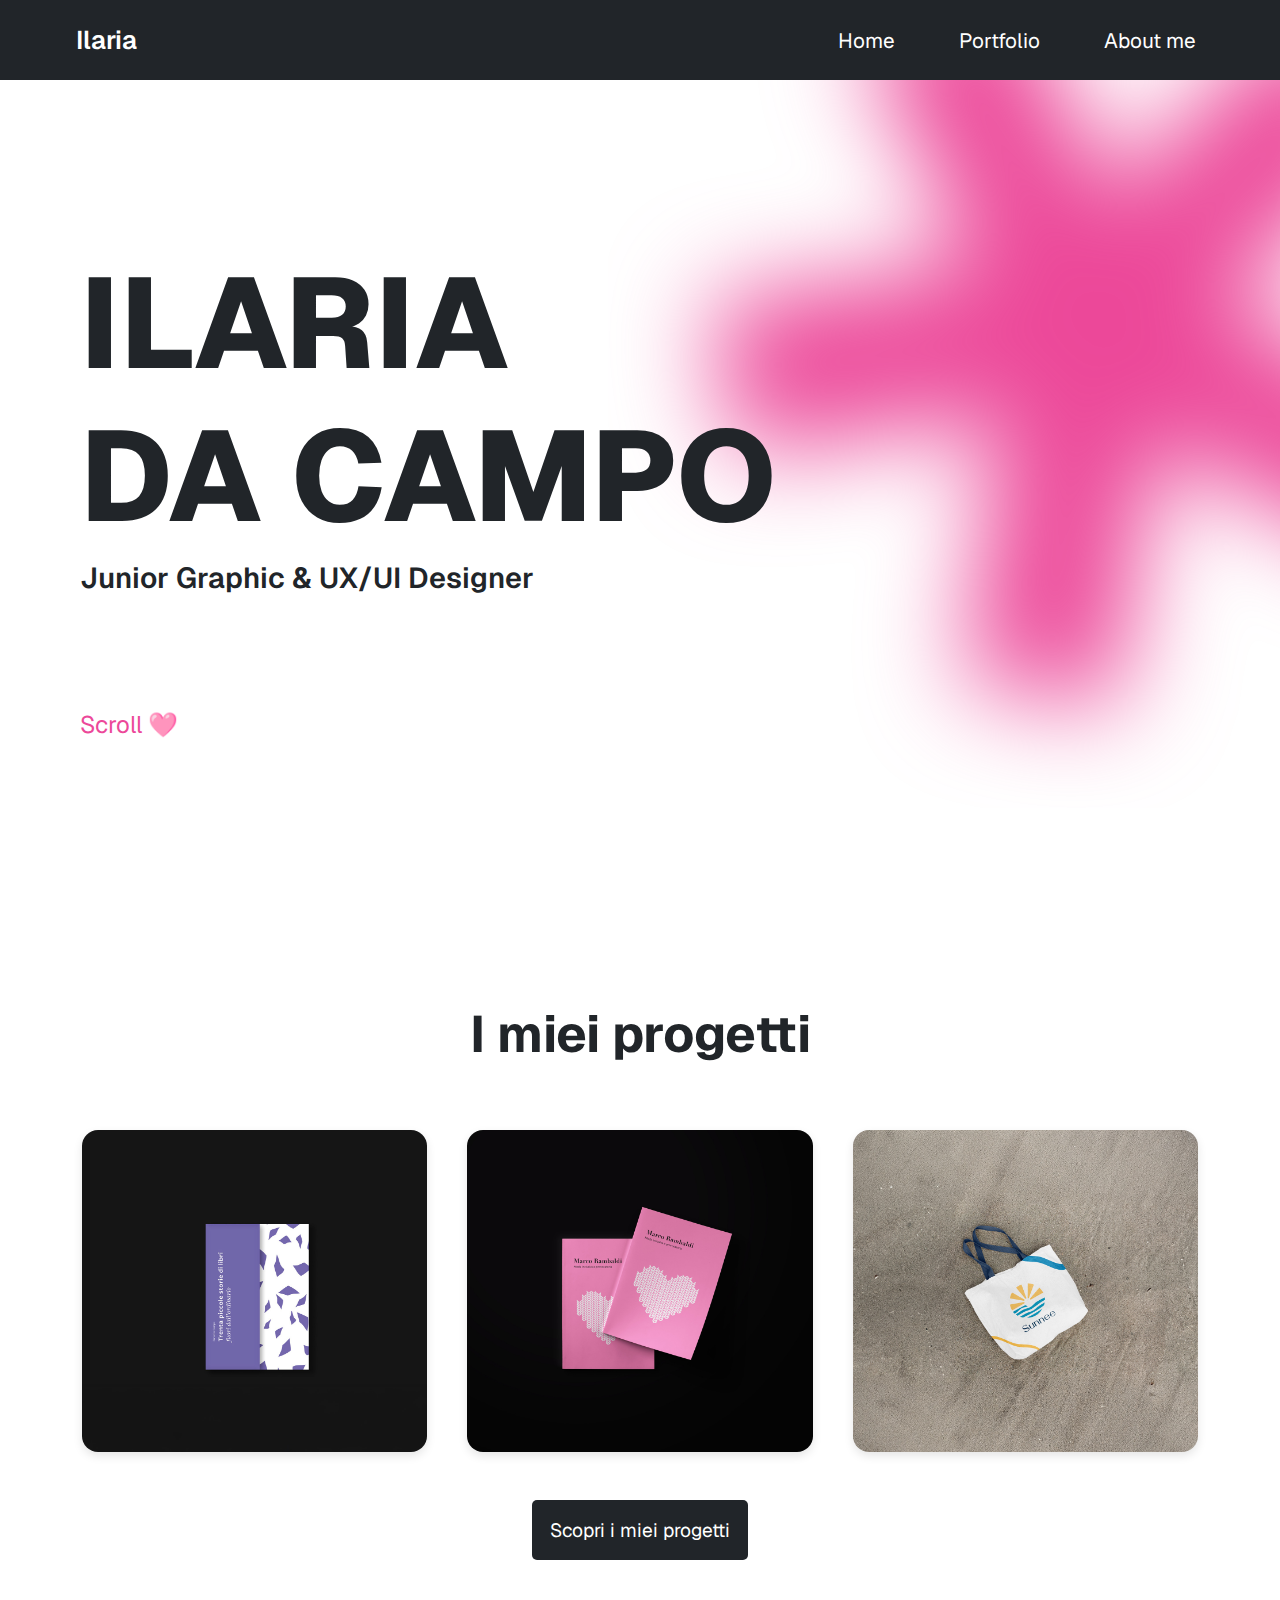
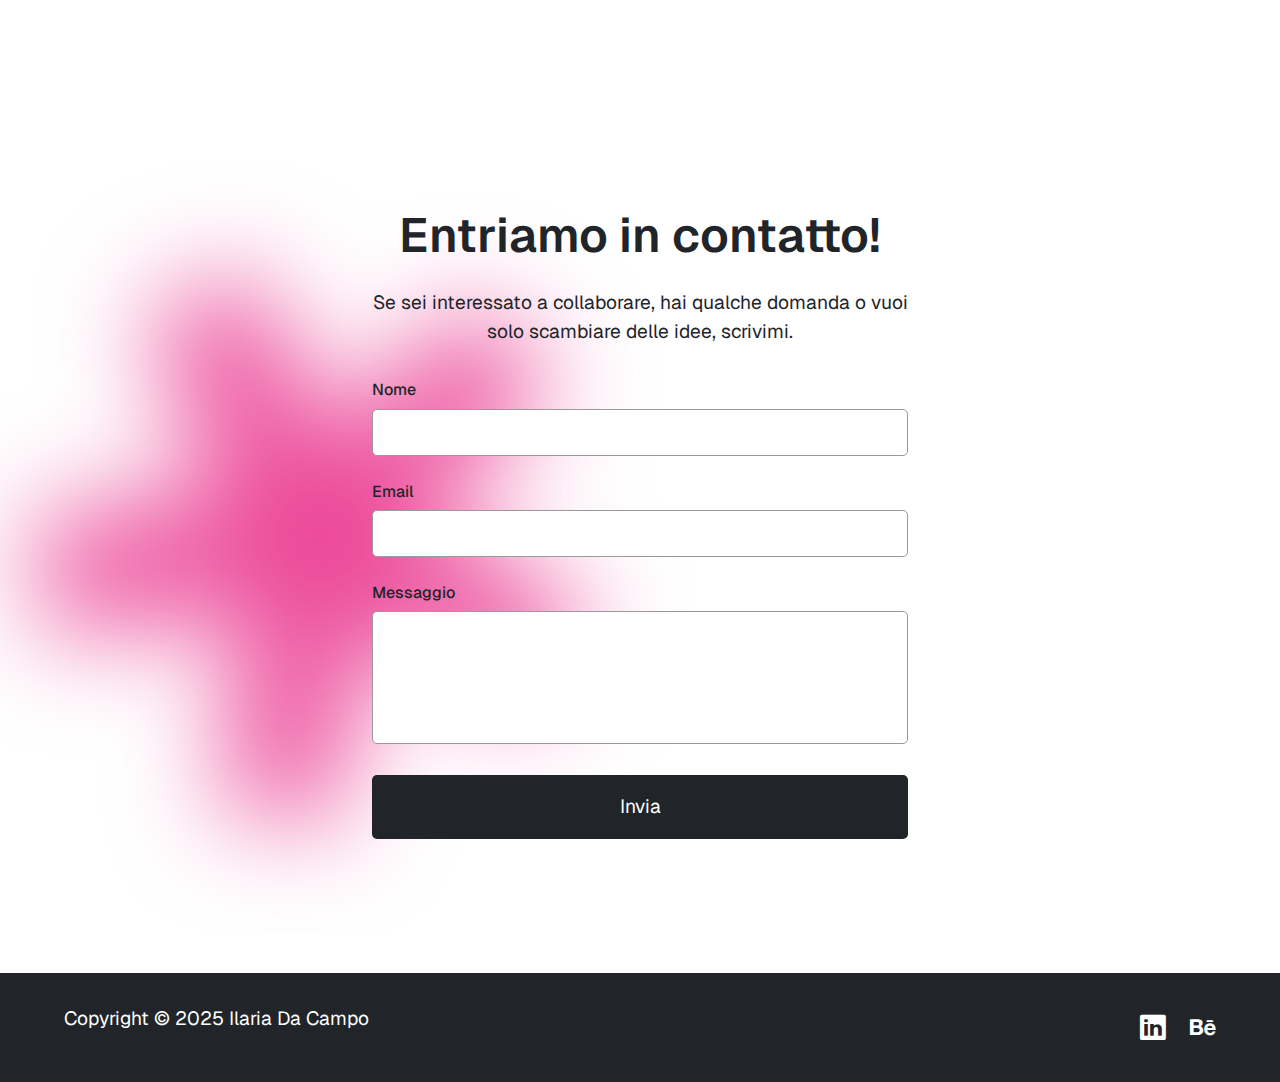
<file: index.html>
<!DOCTYPE html>
<html lang="it">
<head>  
    <meta charset="UTF-8">
    <meta name="viewport" content="width=device-width, initial-scale=1.0">

    <title>Ilaria Da Campo - Homepage</title>

  

    <!-- Tags SEO -->
    <meta name="description" content="Ciao sono Ilaria, e questo è il mio portfolio di Graphic & UX/UI Design"/>
    <link rel="canonical" href="https://ilariadacampo.github.io/portfolio/"/>

      <!-- Open graph-->
      <meta property="og:type" content="website"/>
      <meta property="og:title" content="Ilaria Da Campo – portfolio"/>
      <meta property="og:description" content="Ciao sono Ilaria, e questo è il mio portfolio di Graphic & UX/UI Design"/>
      <meta property="og:url" content="https://ilariadacampo.github.io/portfolio/"/>
    
    <!-- Bootstrap CSS -->
    <link href="https://cdn.jsdelivr.net/npm/bootstrap@5.3.3/dist/css/bootstrap.min.css" rel="stylesheet" integrity="sha384-QWTKZyjpPEjISv5WaRU9OFeRpok6YctnYmDr5pNlyT2bRjXh0JMhjY6hW+ALEwIH" crossorigin="anonymous">
    

    <!-- Collegamento fogli di stile -->
    <link rel="stylesheet" href="assets/css/index.css">
    <link rel="stylesheet" href="assets/css/general.css">
    <link rel="stylesheet" href="assets/css/mediaqueries.css">

     <!-- Favicon -->
        <link rel="icon" type="image/png" href="assets/media/logo.png">

    <!-- Icon -->
    <link rel="stylesheet" href="https://cdn.jsdelivr.net/npm/bootstrap-icons@1.11.3/font/bootstrap-icons.min.css">
  

    </head>
    <body>
      <nav class="navbar navbar-expand-lg bg-dark text-light sticky-top">
        <div class="container-fluid">
          <!-- Nome a sinistra -->
          <a class="navbar-brand" href="index.html">Ilaria</a>

      
          <!-- Bottone hamburger (mostrato solo su mobile) -->
          <button class="custom-navbar-toggler d-lg-none" type="button" aria-label="Toggle navigation">
            <i class="bi bi-list"></i>
            <i class="bi bi-x d-none"></i> 
          </button>
      
          <!-- Menu di navigazione -->
          <div class="collapse navbar-collapse justify-content-end" id="navbarNav">
            <ul class="navbar-nav">
              <li class="nav-item"><a class="nav-link" href="index.html" aria-label="Vai alla Home">Home</a></li>
              <li class="nav-item"><a class="nav-link" href="portfolio.html" aria-label="Vai alla pagina portfolio">Portfolio</a></li>
              <li class="nav-item"><a class="nav-link" href="about-me.html" aria-label="Vai alla pagina about me">About me</a></li>
            </ul>
          </div>
        </div>
      </nav>
      
      
      <section class="hero-section">
        <div class="hero-content">
            <h1 class="hero-title">ILARIA <br>DA CAMPO</h1>
            <h3 class="hero-subtitle">Junior Graphic & UX/UI Designer</h3>
            <a href="#projects" class="scroll-link" aria-label="Vai alla sezione progetti">Scroll 🩷</a>
        </div>
    </section>


<section class="projects" id="projects">
  <h2 class="heading-h2"> I miei progetti </h2>

  <div class="container">
    <div class="projects-container">
      <div class="projects-box">
        <a href="https://www.behance.net/gallery/206659117/Trenta-piccole-storie-di-libri-fuori-dallordinario" target="_blank">
          <img src="assets/media/Tesi-1.jpg" alt="Progetto di Tesi, Trenta piccole storie di libri fuori dall'ordinarioo">
          <div class="layer">
            <h4>Trenta piccole storie di libri fuori dall'ordinario – Tesi</h4>
          </div>
        </a>
      </div>

      
      <div class="projects-box">
        <a href="https://www.behance.net/gallery/206950971/Marco-Rambaldi-Monografia" target="_blank">
          <img src="assets/media/marcorambaldi.jpg" alt="Progetto accademico, Monografia di Marco Rambaldi">
          <div class="layer">
            <h4>Marco Rambaldi – Monografia</h4>
          </div>
        </a>
      </div>

      <div class="projects-box">
        <a href="https://www.behance.net/gallery/207851543/Sunnee-Brand-Identity" target="_blank">
          <img src="assets/media/Sunnee.jpg" alt="Progetto di start2impact, Brand identity per un brand di moda ecosostenibile, Sunnee">
          <div class="layer">
            <h4>Sunnee – Brand Identity</h4>
          </div>
        </a>
      </div>
    </div> 

    <!-- Bottone posizionato correttamente fuori dal container -->
    <div class="button-container">
      <a href="portfolio.html" class="button" aria-label="Vai alla pagina del portfolio per vedere più progetti">Scopri i miei progetti</a>
    </div>
  </div>
</section>


<section class="contact">
  <form action="https://formsubmit.co/ilariadacampo73@gmail.com" method="POST" class="contact-form">
    <input type="hidden" name="_captcha" value="false">
      <h2>Entriamo in contatto!</h2>
      <p class="sub-title"> Se sei interessato a collaborare, hai qualche domanda o vuoi solo scambiare delle idee, scrivimi.</p>
          <div class="form-group">
              <label for="name">Nome</label>
              <input type="text" id="name" name="name" required>
          </div>

          <div class="form-group">
              <label for="email">Email</label>
              <input type="email" id="email" name="email" required>
          </div>

          <div class="form-group">
              <label for="message">Messaggio</label>
              <textarea id="message" name="message" rows="4" required></textarea>
          </div>

          <button type="submit" class="button button-full" aria-label="Invia il messaggio">Invia</button>
  </form>
</section>


        <!-- Footer -->
        <footer class="footer">
          <div class="footer-text">
            <p>Copyright &copy; 2025 Ilaria Da Campo</p>
          </div>
          <div class="footer-icons">
            <a href="https://www.linkedin.com/in/ilariadacampo/" target="_blank" aria-label="Vai al profilo Linkedin di Ilaria Da Campo">
              <i class="bi bi-linkedin"></i> <!--Icona di Linkedin-->
            </a>        
            <a href="https://www.behance.net/ilariadacampo" target="_blank" aria-label="Vai al profilo Behance di Ilaria Da Campo">
              <i class="bi bi-behance"></i> <!--Icona di Behance-->
            </a>
          </div>
        </footer>

      
        <script src="assets/javascript/script.js"></script>
      </body>
</html>
</file>
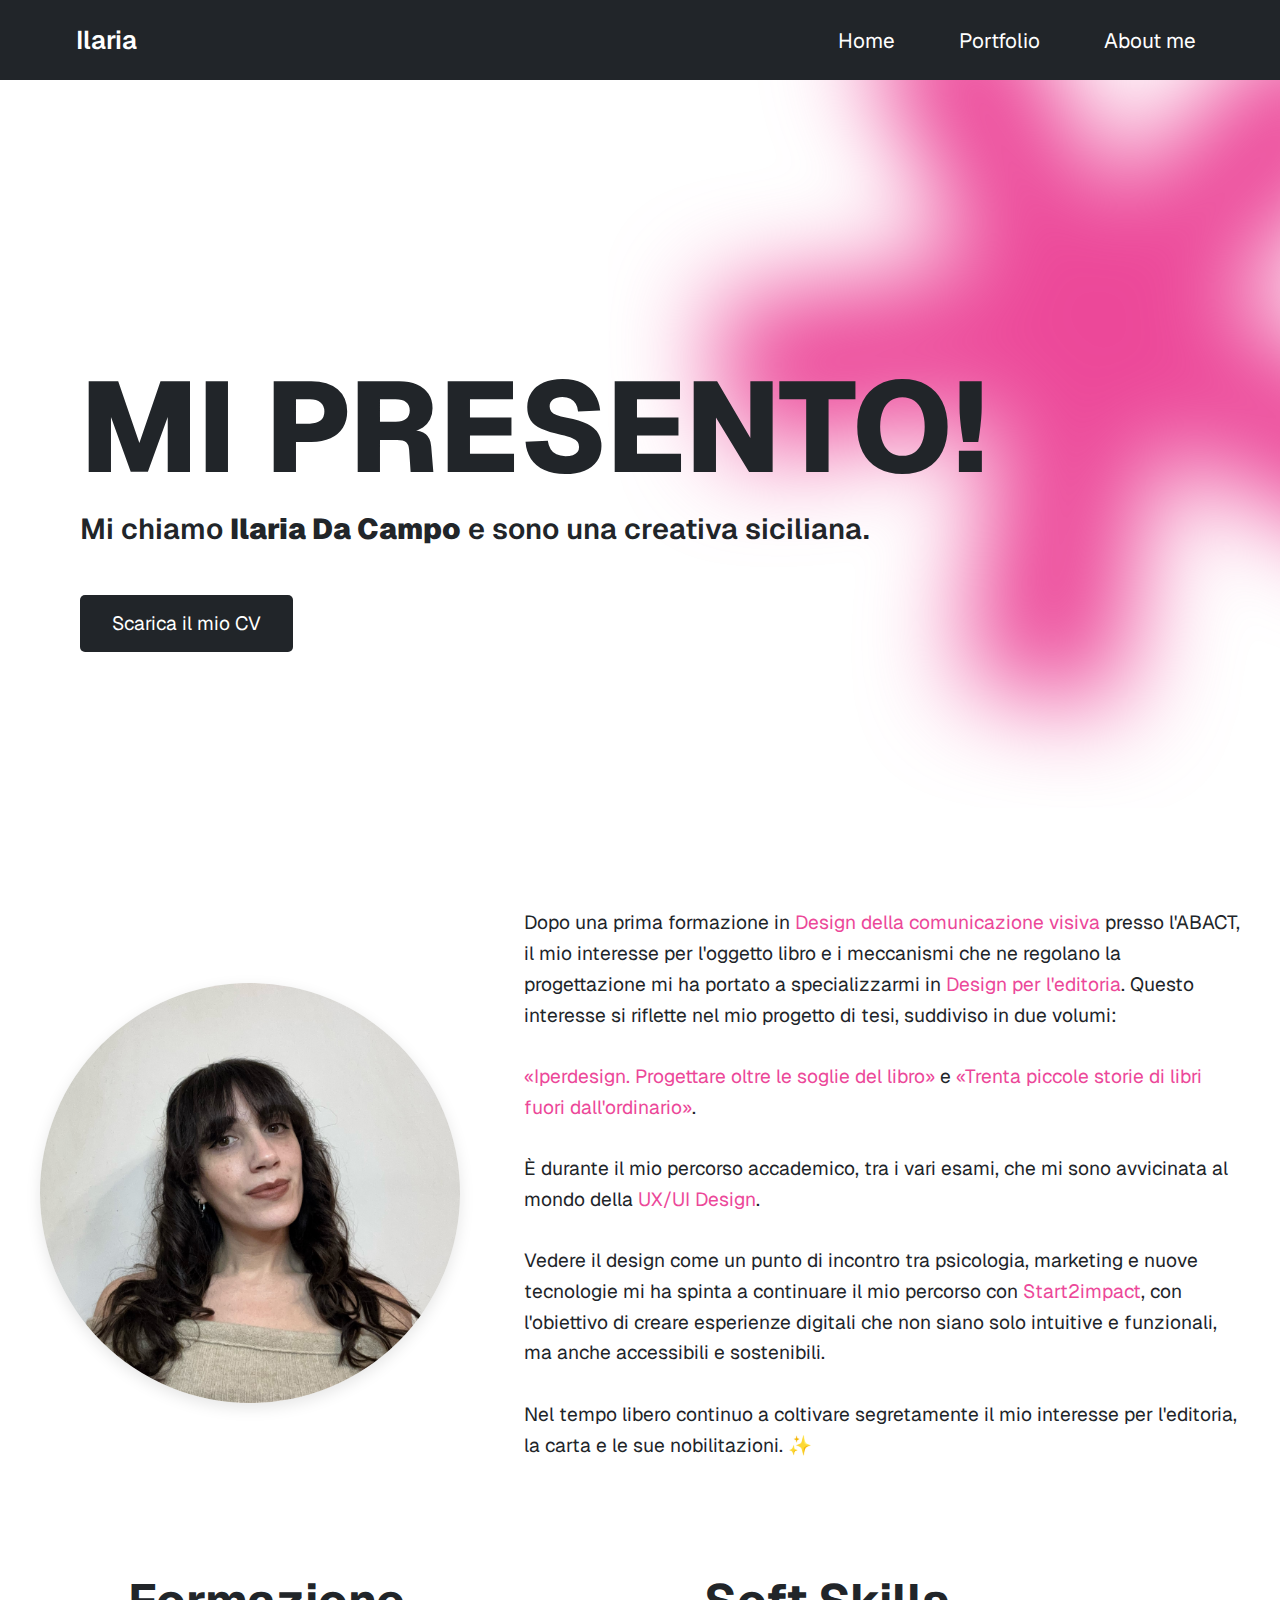
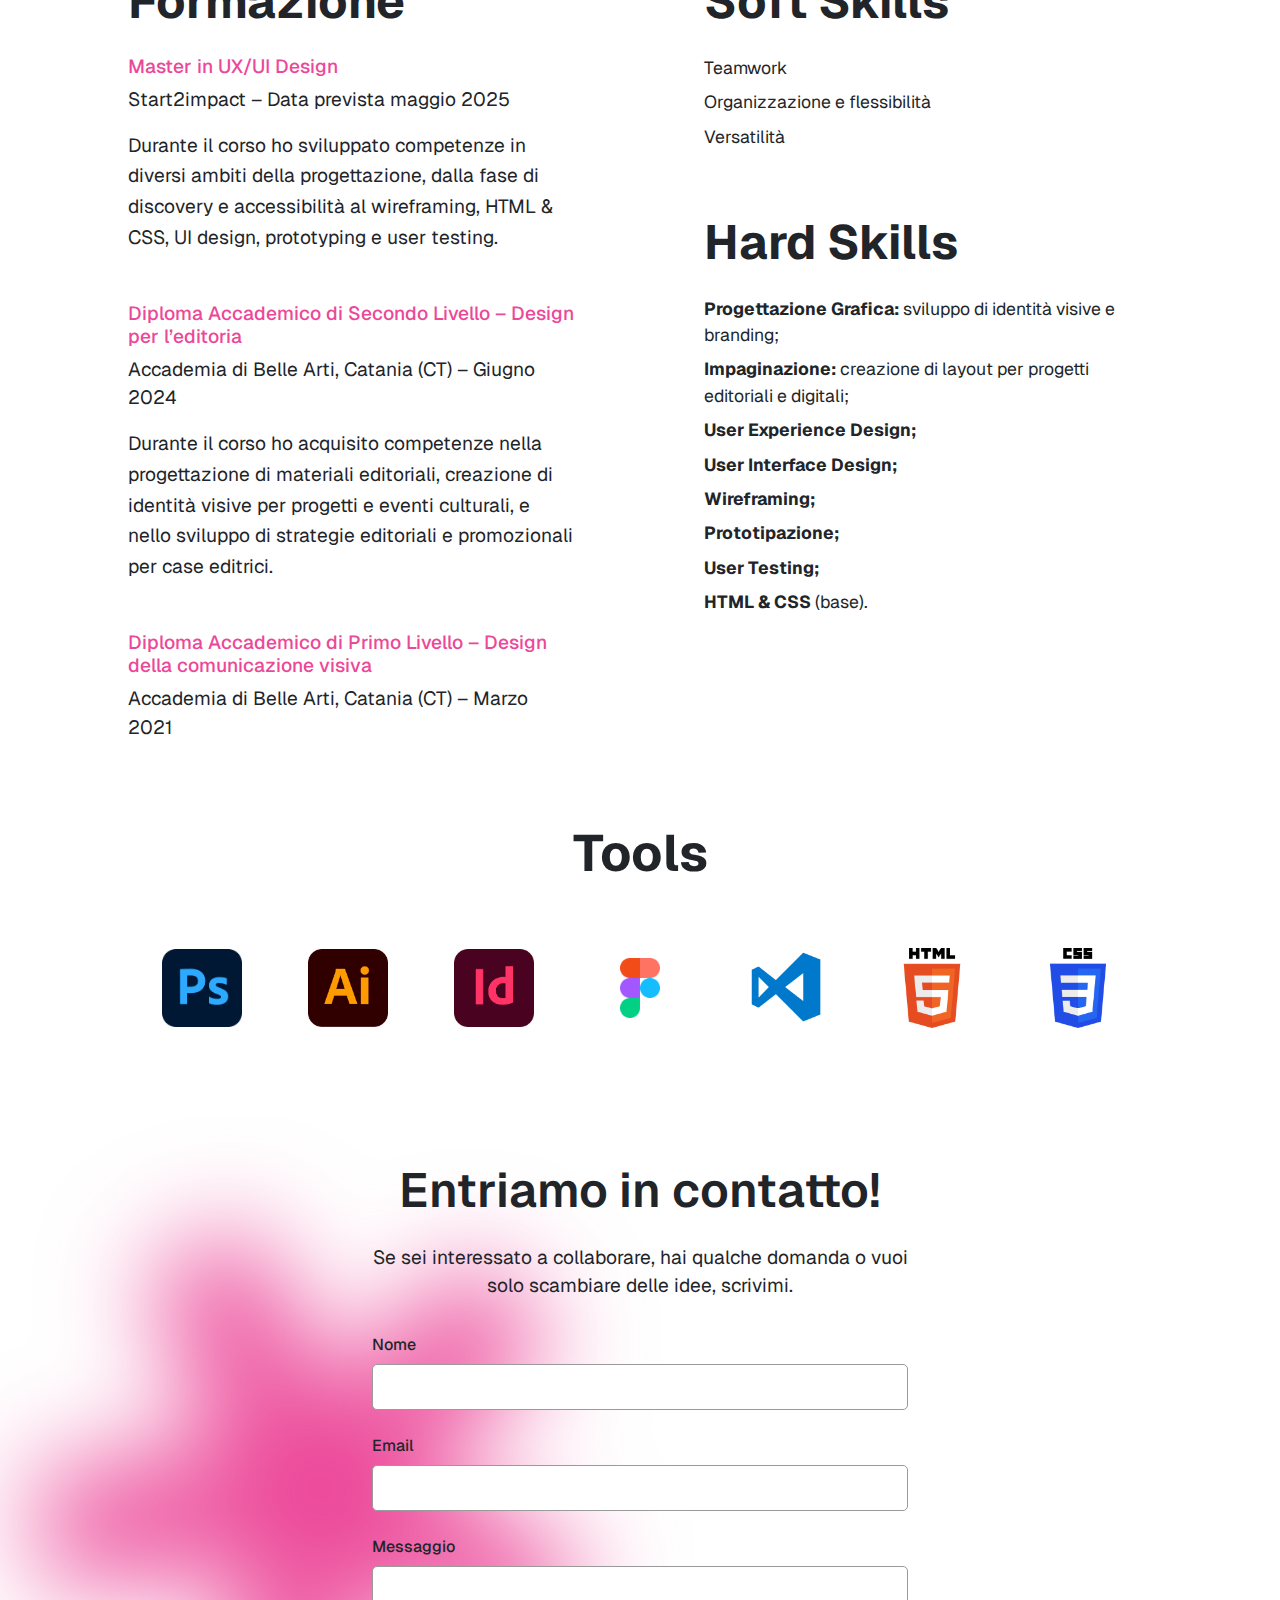
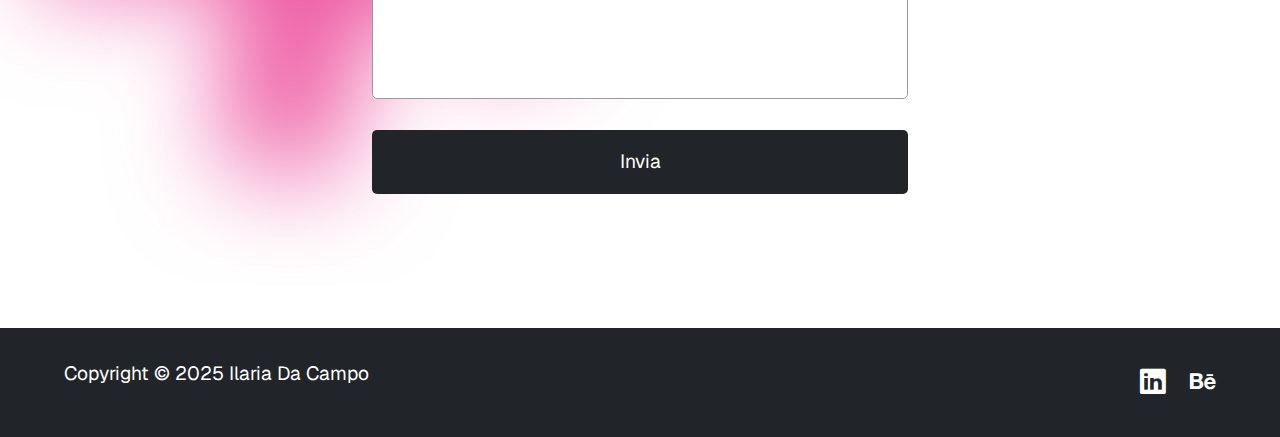
<file: about-me.html>
<!DOCTYPE html>
<html lang="it">
<head>  
    <meta charset="UTF-8">
    <meta name="viewport" content="width=device-width, initial-scale=1.0">

    <title>Ilaria Da Campo - About-me</title>


  

    <!-- Tags SEO -->
    <meta name="description" content="Ciao sono Ilaria, e questo è il mio portfolio di Graphic & UX/UI Design"/>
    <link rel="canonical" href="https://ilariadacampo.github.io/portfolio/"/>

      <!-- Open graph-->
      <meta property="og:type" content="website"/>
      <meta property="og:title" content="Ilaria Da Campo – portfolio"/>
      <meta property="og:description" content="Ciao sono Ilaria, e questo è il mio portfolio di Graphic & UX/UI Design"/>
      <meta property="og:url" content="https://ilariadacampo.github.io/portfolio/"/>
    
    <!-- Bootstrap CSS -->
    <link href="https://cdn.jsdelivr.net/npm/bootstrap@5.3.3/dist/css/bootstrap.min.css" rel="stylesheet" integrity="sha384-QWTKZyjpPEjISv5WaRU9OFeRpok6YctnYmDr5pNlyT2bRjXh0JMhjY6hW+ALEwIH" crossorigin="anonymous">
    

    <!-- Collegamento fogli di stile -->
    <link rel="stylesheet" href="assets/css/about-me.css">
    <link rel="stylesheet" href="assets/css/general.css">
    <link rel="stylesheet" href="assets/css/mediaqueries.css">

     <!-- Favicon -->
        <link rel="icon" type="image/png" href="assets/media/logo.png">

    <!-- Icon -->
    <link rel="stylesheet" href="https://cdn.jsdelivr.net/npm/bootstrap-icons@1.11.3/font/bootstrap-icons.min.css">
  

    </head>
    <body>
      <nav class="navbar navbar-expand-lg bg-dark text-light sticky-top">
        <div class="container-fluid">
          <!-- Nome a sinistra -->
          <a class="navbar-brand" href="index.html">Ilaria</a>
      
          <!-- Bottone hamburger (mostrato solo su mobile) -->
          <button class="custom-navbar-toggler d-lg-none" type="button" aria-label="Toggle navigation">
            <i class="bi bi-list"></i>
            <i class="bi bi-x d-none"></i> 
          </button>
      
          <!-- Menu di navigazione -->
          <div class="collapse navbar-collapse justify-content-end" id="navbarNav">
            <ul class="navbar-nav">
              <li class="nav-item"><a class="nav-link" href="index.html" aria-label="Vai alla Home">Home</a></li>
              <li class="nav-item"><a class="nav-link" href="portfolio.html" aria-label="Vai alla pagina portfolio">Portfolio</a></li>
              <li class="nav-item"><a class="nav-link" href="about-me.html" aria-label="Vai alla pagina about me">About me</a></li>
            </ul>
          </div>
        </div>
      </nav>

  
      <section class="hero-section">
        <div class="hero-content">
            <h1 class="hero-title">MI PRESENTO!</h1>
            <h3 class="hero-subtitle">Mi chiamo <strong>Ilaria Da Campo</strong> e sono una creativa siciliana.</h3>
            <a href="assets/pdf/Ilaria_DaCampo_CV.pdf" class="button hero-button" target="_blank" rel="noopener noreferrer" aria-label="Scarica il curriculum di Ilaria Da Campo">Scarica il mio CV</a>
        </div>
    </section>

      <!-- Sezione About Me -->
<section class="about-section">
    <div class="about-container">
        <!-- Immagine a sinistra -->
        <div class="about-image">
            <img src="assets/media/fotoprofilo.jpg" alt=" Foto profilo di Ilaria Da Campo">
        </div>

        <!-- Testo a destra -->
        <div class="about-text">
            <p>
                Dopo una prima formazione in <span class="highlight">Design della comunicazione visiva</span> presso l'ABACT, il mio interesse per l'oggetto libro e i meccanismi che ne regolano la progettazione mi ha portato a specializzarmi in <span class="highlight">Design per l'editoria</span>. 
                Questo interesse si riflette nel mio progetto di tesi, suddiviso in due volumi: <br><br>
                <span class="highlight">«Iperdesign. Progettare oltre le soglie del libro»</span> e <span class="highlight">«Trenta piccole storie di libri fuori dall'ordinario»</span>.<br><br>
                
                È durante il mio percorso accademico, tra i vari esami, che mi sono avvicinata al mondo della <span class="highlight">UX/UI Design</span>.<br><br>

                Vedere il design come un punto di incontro tra psicologia, marketing e nuove tecnologie mi ha spinta a continuare il mio percorso con 
                <a class="custom-link" target="_blank" rel="noopener noreferrer" href="https://www.start2impact.it/" aria-label="Vai al sito di Start2impact"> Start2impact</a>, con l'obiettivo di creare esperienze digitali che non siano solo intuitive e funzionali, ma anche accessibili e sostenibili.<br><br>

                Nel tempo libero continuo a coltivare segretamente il mio interesse per l'editoria, la carta e le sue nobilitazioni. ✨
            </p>
        </div>
    </div>
</section>

<section class="education-and-skills">
    <!-- Colonna Formazione -->
    <div class="education-column">
      <h2 class="heading-h2">Formazione</h2>
        
        <h3 class="body-1">Master in UX/UI Design</h3>
        <p class="body-2">Start2impact – Data prevista maggio 2025</p>
        <p class="body">Durante il corso ho sviluppato competenze in diversi ambiti della progettazione, dalla fase di discovery e accessibilità al wireframing, HTML & CSS, UI design, prototyping e user testing.</p>
  
        <h3 class="body-1">Diploma Accademico di Secondo Livello – Design per l’editoria</h3>
        <p class="body-2">Accademia di Belle Arti, Catania (CT) – Giugno 2024</p>
        <p class="body">Durante il corso ho acquisito competenze nella progettazione di materiali editoriali, creazione di identità visive per progetti e eventi culturali, e nello sviluppo di strategie editoriali e promozionali per case editrici.</p>
  
        <h3 class="body-1">Diploma Accademico di Primo Livello – Design della comunicazione visiva</h3>
        <p class="body-2">Accademia di Belle Arti, Catania (CT) – Marzo 2021</p>
    </div>
  
    <!-- Colonna Skills -->
    <div class="skills-column">
        <!-- Soft Skills -->
        <div class="soft-skills">
          <h2 class="heading-h2">Soft Skills</h2>
            <ul class="skills-list">
                <li>Teamwork</li>
                <li>Organizzazione e flessibilità</li>
                <li>Versatilità</li>
            </ul>
        </div>
  
        <!-- Hard Skills -->
        <div class="hard-skills">
          <h2 class="heading-h2">Hard Skills</h2>
            <ul class="skills-list">
                <li><b>Progettazione Grafica:</b> sviluppo di identità visive e branding;</li>
                <li><b>Impaginazione:</b> creazione di layout per progetti editoriali e digitali;</li>
                <li><b>User Experience Design;</b></li>
                <li><b> User Interface Design;</b></li>
                <li><b>Wireframing;</b></li>
                <li><b>Prototipazione;</b></li>
                <li><b>User Testing;</b></li>
                <li><b>HTML & CSS</b> (base).</li>   
            </ul>
        </div>
    </div>
  </section>
  
  <!-- Sezione Tool Utilizzati -->
<section class="tool-section">
  <h2 class="heading-h2">Tools</h2>
  <div class="tool-icons">
      <img src="assets/media/photoshop.png" alt="Logo Adobe Photoshop" class="tool-icon">
      <img src="assets/media/illustrator.png" alt="Logo Adobe illustrator" class="tool-icon">
      <img src="assets/media/indesign.png" alt="Logo Adobe indesign" class="tool-icon">
      <img src="assets/media/figma.png" alt="Logo Figma" class="tool-icon">
      <img src="assets/media/Visual_Studio_Code.png" alt="Logo Visual Studio Code" class="tool-icon">
      <img src="assets/media/html.png" alt="Logo HTML" class="tool-icon">
      <img src="assets/media/css.png" alt="Logo CSS" class="tool-icon">

     
  </div>
</section>
  
<section class="contact">
    <form action="https://formsubmit.co/ilariadacampo73@gmail.com" method="POST" class="contact-form">
      <input type="hidden" name="_captcha" value="false">
        <h2>Entriamo in contatto!</h2>
        <p class="sub-title"> Se sei interessato a collaborare, hai qualche domanda o vuoi solo scambiare delle idee, scrivimi.</p>
            <div class="form-group">
                <label for="name">Nome</label>
                <input type="text" id="name" name="name" required>
            </div>
  
            <div class="form-group">
                <label for="email">Email</label>
                <input type="email" id="email" name="email" required>
            </div>
  
            <div class="form-group">
                <label for="message">Messaggio</label>
                <textarea id="message" name="message" rows="4" required></textarea>
            </div>
  
            <button type="submit" class="button button-full" aria-label="Invia il messaggio">Invia</button>
    </form>
  </section>

  <!-- Footer -->
  <footer class="footer">
    <div class="footer-text">
      <p>Copyright &copy; 2025 Ilaria Da Campo</p>
    </div>
    <div class="footer-icons">
      <a href="https://www.linkedin.com/in/ilariadacampo/" target="_blank" aria-label="Vai al profilo Linkedin di Ilaria Da Campo">
        <i class="bi bi-linkedin"></i> <!--Icona di Linkedin-->
      </a>        
      <a href="https://www.behance.net/ilariadacampo" target="_blank" aria-label="Vai al profilo Behance di Ilaria Da Campo">
        <i class="bi bi-behance"></i> <!--Icona di Behance-->
      </a>
    </div>
  </footer>



      <script src="assets/javascript/script.js"></script>
    </body>
</html>
</file>
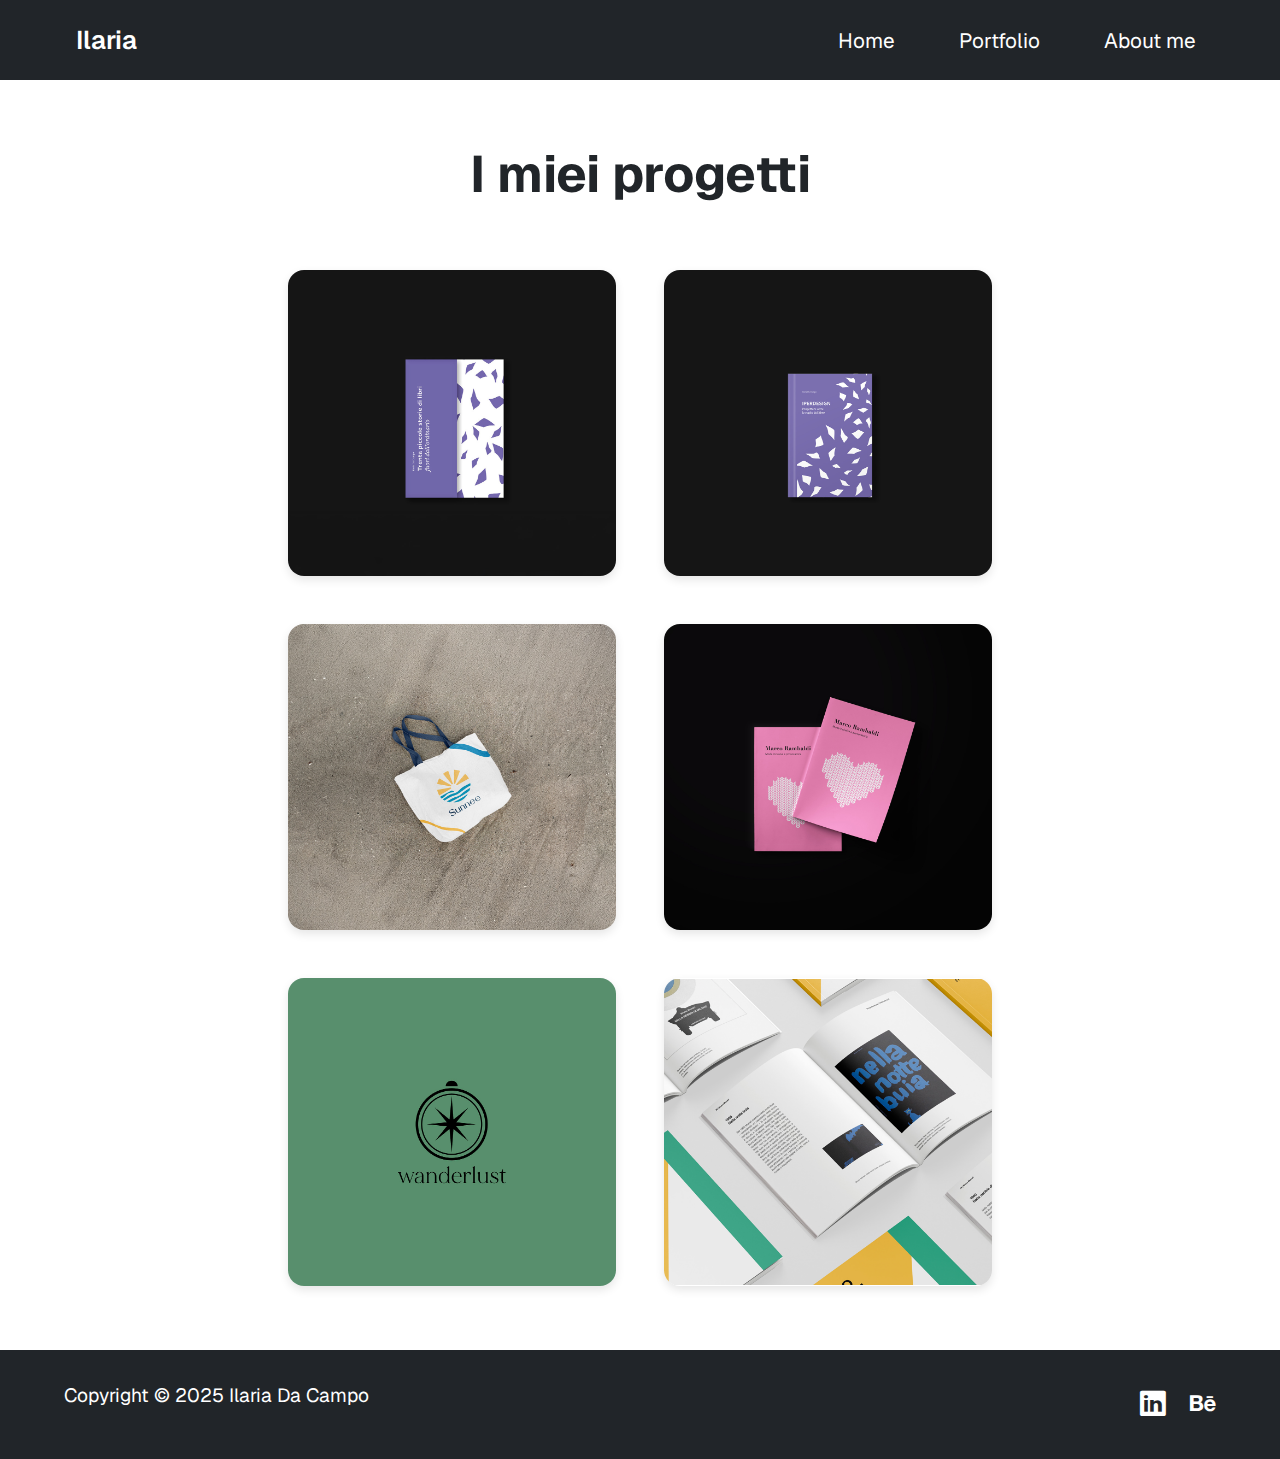
<file: portfolio.html>
<!DOCTYPE html>
<html lang="it">
<head>  
    <meta charset="UTF-8">
    <meta name="viewport" content="width=device-width, initial-scale=1.0">

    <title>Ilaria Da Campo - Portfolio</title>



    <!-- Tags SEO -->
    <meta name="description" content="Ciao sono Ilaria, e questo è il mio portfolio di Graphic & UX/UI Design"/>
    <link rel="canonical" href="https://ilariadacampo.github.io/portfolio/"/>

      <!-- Open graph-->
      <meta property="og:type" content="website"/>
      <meta property="og:title" content="Ilaria Da Campo – portfolio"/>
      <meta property="og:description" content="Ciao sono Ilaria, e questo è il mio portfolio di Graphic & UX/UI Design"/>
      <meta property="og:url" content="https://ilariadacampo.github.io/portfolio/"/>
    
    <!-- Bootstrap CSS -->
    <link href="https://cdn.jsdelivr.net/npm/bootstrap@5.3.3/dist/css/bootstrap.min.css" rel="stylesheet" integrity="sha384-QWTKZyjpPEjISv5WaRU9OFeRpok6YctnYmDr5pNlyT2bRjXh0JMhjY6hW+ALEwIH" crossorigin="anonymous">
    

    <!-- Collegamento fogli di stile -->
    <link rel="stylesheet" href="assets/css/general.css">
    <link rel="stylesheet" href="assets/css/portfolio.css">
    <link rel="stylesheet" href="assets/css/mediaqueries.css">

     <!-- Favicon -->
        <link rel="icon" type="image/png" href="assets/media/logo.png">

    <!-- Icon -->
    <link rel="stylesheet" href="https://cdn.jsdelivr.net/npm/bootstrap-icons@1.11.3/font/bootstrap-icons.min.css">
  

    </head>
    <body>
      <nav class="navbar navbar-expand-lg bg-dark text-light sticky-top">
        <div class="container-fluid">
          <!-- Nome a sinistra -->
          <a class="navbar-brand" href="index.html">Ilaria</a>

      
          <!-- Bottone hamburger (mostrato solo su mobile) -->
          <button class="custom-navbar-toggler d-lg-none" type="button" aria-label="Toggle navigation">
            <i class="bi bi-list"></i> 
            <i class="bi bi-x d-none"></i> 
          </button>
      
          <!-- Menu di navigazione -->
          <div class="collapse navbar-collapse justify-content-end" id="navbarNav">
            <ul class="navbar-nav">
              <li class="nav-item"><a class="nav-link" href="index.html" aria-label="Vai alla Home">Home</a></li>
              <li class="nav-item"><a class="nav-link" href="portfolio.html" aria-label="Vai alla pagina portfolio">Portfolio</a></li>
              <li class="nav-item"><a class="nav-link" href="about-me.html" aria-label="Vai alla pagina about me">About me</a></li>
            </ul>
          </div>
        </div>
      </nav>
      

<section class="portfolio" id="projects">
    <h2 class="heading-h2"> I miei progetti</h2>
    <div class="portfolio-container">
        <div class="portfolio-box">
            <a href="https://www.behance.net/gallery/206659117/Trenta-piccole-storie-di-libri-fuori-dallordinario" target="_blank">
                <img src="assets/media/Tesi-1.jpg" alt="Progetto di Tesi del Diploma Accademico di Secondo livello in Design per l'editoria, Trenta piccole storie di libri fuori dall'ordinario">
                <div class="layer">
                    <h4>Trenta piccole storie di libri fuori dall'ordinario – Tesi</h4>
                </div>
            </a>
        </div>
    
        <div class="portfolio-box">
            <a href="https://www.behance.net/gallery/206824023/IPERDESIGN-Progettare-oltre-le-soglie-del-libro" target="_blank">
                <img src="assets/media/Tesi-2.jpg" alt="Progetto di Tesi del Diploma Accademico di Secondo livello in Design per l'editoria, IPERDESIGN progettare oltre le soglie del libro">
                <div class="layer">
                    <h4>IPERDESIGN. Progettare oltre le soglie del libro – Tesi </h4>
                </div>
            </a>
        </div>

        <div class="portfolio-box">
            <a href="https://www.behance.net/gallery/207851543/Sunnee-Brand-Identity" target="_blank">
                <img src="assets/media/Sunnee.jpg" alt="Progetto di start2impact, Brand identity per un brand di moda ecosostenibile, Sunnee">
                <div class="layer">
                    <h4>Sunnee – Brand Identity</h4>
                </div>
            </a>
        </div>

        <div class="portfolio-box">
            <a href="https://www.behance.net/gallery/206950971/Marco-Rambaldi-Monografia" target="_blank">
                <img src="assets/media/marcorambaldi.jpg" alt="Progetto accademico, Monografia di Marco Rambaldi">
                <div class="layer">
                    <h4>Marco Rambaldi – Monografia</h4>
                </div>
            </a>
        </div>

        <div class="portfolio-box">
            <a href="https://www.behance.net/gallery/207533187/Identita-visiva-per-Wanderlust-edizioni" target="_blank">
                <img src="assets/media/wanderlust.jpg" alt="Progetto accademico, Identità visiva per una casa editrice, Wanderlust edizioni">
                <div class="layer">
                    <h4>Wanderlust – Identità visiva per una casa editrice</h4>
                </div>
            </a>
        </div>

        <div class="portfolio-box">
            <a href="https://www.behance.net/gallery/207423781/Bruno-Munari-Monografia" target="_blank">
                <img src="assets/media/Brunomunari.png" alt="Progetto accademico, Monografia di Bruno Munari">
                <div class="layer">
                    <h4>Bruno Munari – Monografia</h4>
                </div>
            </a>
        </div>
    </div> <!-- Fine di .portfolio-container -->
</section> <!-- Qui chiudiamo correttamente la sezione -->


<!-- Footer -->
<footer class="footer">
    <div class="footer-text">
      <p>Copyright &copy; 2025 Ilaria Da Campo</p>
    </div>
    <div class="footer-icons">
      <a href="https://www.linkedin.com/in/ilariadacampo/" target="_blank" aria-label="Linkedin">
        <i class="bi bi-linkedin"></i> <!--Icona di Linkedin-->
      </a>        
      <a href="https://www.behance.net/ilariadacampo" target="_blank" aria-label="Behance">
        <i class="bi bi-behance"></i> <!--Icona di Behance-->
      </a>
    </div>
  </footer>


  <script src="assets/javascript/script.js"></script>
</body>
</html>
</file>
<file: assets/css/index.css>
.header {
    position: relative;
    width: 100%;
    height: calc(100vh - 72px);
    background-image: url('../media/web.svg');
    background-size: cover;
    background-position: center;
    display: flex;
    justify-content: left;
    align-items: center;
    text-align: left; 
  }
  
  .header-content {
    color:var(--bg-b-color);
    margin-left: 5rem;
  }
  
  .header h1 {
    font-size: 8rem; 
    font-weight: 800;
  }
  
  
  .header .h3-slim {
    font-weight: 600;
    font-size: 2rem; 
    margin-top: 1rem;
    margin-bottom: 4rem;
  }
  
  
  .scroll-link {
      display: inline-block;
      margin-top: 3rem; 
      font-size: 1.5rem;
      color: var(--color-accent);
      text-decoration: none;
      transition: color 0.3s ease;
    }
    
    .scroll-link:hover {
      color: var(--second-color); /* Colore più scuro al passaggio del mouse */
    }
  
  /* projects section */
  
  .projects {
  text-align: center;
  margin-top: 6rem;
  margin-bottom: 8rem;
  }
  
  /* Contenitore dei progetti */
  .projects-container {
  display: grid;
  grid-template-columns: repeat(3, 1fr);
  gap: 2.5rem;
  justify-items: center;
  margin-bottom: 4rem;
  width: 100%;
  }
  
  /* Box dei singoli progetti */
  .projects-box {
  position: relative;
  border-radius: 1rem;
  box-shadow: 0 4px 10px rgba(0, 0, 0, 0.1);
  overflow: hidden;
  display: flex;
  flex-direction: column;
  justify-content: center;
  align-items: center;
  max-width: 100%;
  }
  
  /* Immagine del progetto */
  .projects-box img {
  width: 100%;
  height: auto;
  transition: all 0.5s ease-in-out;
  }
  
  /* Hover sull'immagine: ingrandisce */
  .projects-box:hover img {
  transform: scale(1.1);
  }
  
  /* Sovrapposizione del progetto */
  .projects-layer {
  position: absolute;
  top: 0;
  left: 0;
  width: 100%;
  height: 100%;
  background: var(--bg-b-color);
  display: flex;
  justify-content: center;
  align-items: center;
  flex-direction: column;
  text-align: center;
  padding: 0 2rem;
  opacity: 0;
  transition: all 0.5s ease-in-out;
  }
  
  /* Hover: mostra la sovrapposizione */
  .projects-box:hover .projects-layer {
  opacity: 1;
  background: rgba(0, 0, 0, 0.5);
  }
  
  /* Titolo del progetto nella sovrapposizione */
  .projects-layer h4 {
  font-size: 1.5rem;
  color: var(--bg-w-color);
  opacity: 0;
  transform: translateY(20px);
  transition: opacity 0.5s ease-in-out, transform 0.5s ease-in-out;
  }
  
  /* Hover: titolo del progetto visibile */
  .projects-box:hover .projects-layer h4 {
  opacity: 1;
  transform: translateY(0);
  }
</file>
<file: assets/css/general.css>
@import url('https://fonts.googleapis.com/css2?family=Geist:wght@100..900&display=swap');

:root {
  --color-accent: #ec4899; 
  --second-color:#f472b6; 
  --bg-w-color: #ffffff;
  --bg-b-color: #212529; 
  --color-active:#db2777; 

}

* {
  margin: 0;
  padding: 0;
  box-sizing: border-box;
  text-decoration: none;
  outline: none;
  scroll-behavior: smooth;
  font-family: 'Geist', sans-serif;
}

html {
  font-size: 16px;
  overflow-x: hidden;
}

body {
  background: var(--bg-w-color);
  color: var(--bg-b-color);
}

/*/////// NAV BAR //////*/

.navbar-container {
  width: 100%;
}

.navbar {
  padding: 1rem 5%;
  width: 100%;
}

.navbar-brand {
  font-size: 1.6rem;
  font-weight: 600;
  color: var(--bg-w-color) !important; 
}


.navbar-brand:hover {
  color: var(--second-color) !important; 
}

.navbar-brand:active {
  color: var(--color-active) !important; 
}

.navbar-nav {
  display: flex;                
  justify-content: space-between;
  align-items: center;           
  gap: 3rem;
}


.navbar-nav .nav-link {
  font-size: 1.3rem;
  color: var(--bg-w-color);
  transition: color 0.3s ease-in-out;
}


.navbar-nav .nav-link:hover {
  color: var(--second-color); 
}

.navbar-nav .nav-link.active {
color: var(--color-active); 
}

/*/////// NAV BAR MOBILE //////*/

.custom-navbar-toggler {
  background: none;
  border: none;
  font-size: 2rem;
  color: var(--bg-w-color); 
}

.custom-navbar-toggler i {
  transition: opacity 0.3s;
}

.custom-navbar-toggler .bi-x {
  font-size: 2rem; 
}


/*/////// SEZIONE HERO HOMEPAGE E ABOUT ME //////*/

.hero-section {
  position: relative;
  width: 100%;
  height: calc(100vh - 72px);
  background-image: url('../media/web.svg');
  background-size: cover;
  background-position: center;
  display: flex;
  align-items: center;
  justify-content: left;
  padding-left: 5rem;
}

.hero-content {
  color: var(--bg-b-color);
}

.hero-title {
  font-size: 8rem;
  font-weight: 800;
  color: var(--text-color);
  text-align: left;
}

.hero-subtitle {
  font-size: 1.8rem;
  font-weight: 600;
  margin-bottom: 4rem;
}


/*////// STILE GENERICO PER I BOTTONI //////*/

.button {
  background-color: var(--bg-b-color);
  color: var(--bg-w-color);
  padding: 1.1rem;
  border: none;
  border-radius: 5px;
  font-size: 1.2rem;
  text-decoration: none; 
  transition: background-color 0.5s ease;
}

.button:hover {
  background-color: var(--second-color);
}

.button:active {
  background-color: var(--color-active);
}

.hero-button { /* Bottone about-me */
  padding: 1rem 2rem; 
}

.button-full {  /*Bottone contact form */
  width: 100%;
}




/*////// TITOLI H2 HOMEPAGE E PORTFOLIO //////*/

.heading-h2 {
  font-size: 3.2rem;
  font-weight: 700;
  margin-bottom: 4rem; 
}



/*////// SEZIONE CONTATTI //////*/

.contact {
  display: flex;
  justify-content: center;
  align-items: center;
  min-height: 100vh; 
  background-image: url('../media/web_2.svg');
  background-size: cover;
  background-repeat: no-repeat;
  background-position: center;
  text-align: center;
  }
  
  .contact h2 {
    font-size: 3rem; 
    font-weight: 600; 
  }
  
  .sub-title {
    font-size: 1.2rem; 
    margin: 1rem 0 2rem;
    font-weight: 400; 
    text-align: center; 
  }
  
  .contact-form {
    display: flex;
    flex-direction: column;
    width: 100%;
    max-width: 600px;
    padding: 2rem;
    border-radius: 10px;
  }
  

  .input-container { /* Contenitore degli input e del bottone */
    display: flex;
    flex-direction: column;
    width: 100%; /
  }
  
  .contact-form label {
    display: block; 
    font-size: 1rem; /* Dimensione del font dell'etichetta */
    font-weight: 500;;
    margin-bottom: 0.4rem; /* Distanza tra etichetta e campo di input */
    text-align: left; 
  }
  
  .form-group input,
  .form-group textarea {
    width: 100%; 
    font-size: 1.2rem;
    border: 1px solid #9a9a9a;
    border-radius: 5px;
    padding: 0.5rem;
    margin-bottom: 1.5rem;
  }
  
  .form-group textarea {
    resize: none; 
  }
  


/*////// FOOOTER //////*/

.footer { 
  width: 100%;
  display: flex;
  justify-content: space-between;
  align-items: center;
  padding: 2rem 5%;
  background: var(--bg-b-color);
}

.footer-text {
  font-size: 1.2rem;
  color: var(--bg-w-color);
}
.footer-icons {
  display: flex; 
  justify-content: center;
  gap: 1.5rem; /*spazio tra le icone */
}

.footer-icons a {
    font-size: 1.6rem;
    color: var(--bg-w-color);
    text-decoration: none; 
  }

  .footer-icons a:hover{
    color: var(--second-color);
  }
  .footer-icons a:active{
  color: var(--color-active);
 }



/* ////// SOVRAPPOSIZIONE COMUNE PER LA SEZIONE PORTFOLIO e PROGETTI //////*/

.layer { /* Sovrapposizione del progetto */
  position: absolute;
  inset: 0;
  background: rgba(0, 0, 0, 0.4);
  display: flex;
  justify-content: center;
  align-items: center;
  flex-direction: column;
  text-align: center;
  padding: 0 2rem;
  opacity: 0;
  transition: opacity 0.5s ease-in-out, background 0.5s ease-in-out;
}


.portfolio-box:hover .layer, .projects-box:hover .layer { /* Hover per la sovrapposizione */
  opacity: 1;
  background: rgba(0, 0, 0, 0.6);
}


.layer h4 {  /* Titoli comuni */
  font-size: 1.5rem;
  color: var(--bg-w-color);
  opacity: 0;
  transform: translateY(20px);
  transition: all 0.5s ease-in-out;
}

.portfolio-box:hover .layer h4, .projects-box:hover .layer h4 {
  opacity: 1;
  transform: translateY(0);
}

/* /////// SEZIONE ABOUT //////*/

.about-section {
  display: flex;
  justify-content: center;
  align-items: center;
  
}

.about-container {
  display: flex;
  flex-wrap: wrap;
  align-items: center;
  max-width: 1200px;
  gap: 4rem;
  margin-bottom: 2rem
}


.about-image {
  width: 35%; 
  aspect-ratio: 1; 
  position: relative; 
}

.about-image img {
  position: absolute; 
  width: 100%;
  height: 100%;
  border-radius: 50%; 
  object-fit: cover; 
  box-shadow: 0px 5px 15px rgba(0, 0, 0, 0.1);

}


.about-text { /* Stile del testo sezione about*/
  flex: 1;
  max-width: 100%;
  font-size: 1.2rem;
  line-height: 1.6;
}

.highlight {
  color: var(--color-accent);
}


.custom-link { 
  color: var(--color-accent);
}

.custom-link:hover {
  text-decoration: underline;
}
</file>
<file: assets/css/mediaqueries.css>
/* Media Query per dispositivi con larghezza tra 768px e 1200px */

@media (min-width: 768px) and (max-width: 1200px) {


/*/////// NAVBAR ///////*/

.navbar-nav .nav-link {
     font-size: 1.1rem;
    color: var(--bg-w-color);
    transition: color 0.3s ease-in-out;
}


/*///// PAGINA HOMEPAGE E ABOUT ME //////*/


.hero-section, .header {
    height: 500px;
    background-size: cover;
    background-position: center;
    padding: 0 4rem;
}

.hero-title { /*Titolo H1 */
    font-size: 6rem;
}

/* Header Subtitle */
.hero-subtitle{
    font-weight: 600;
    font-size: 2rem;
    margin-top: 1rem;
    margin-bottom: 4rem;
}

.heading-h2 {  /*Titolo H2 */
    font-size: 2.5rem;
}

.projects-container {
    grid-template-columns: repeat(2, 1fr);
}



/*///// PAGINA ABOUT ME //////*/

.about-section {      /*/////// ABOUT SECTION ///////*/
    margin: 2rem;
}

.about-text {
    font-size: 1.1rem; 
    max-width: 900px; 
    width: 100%; 

}

.education-and-skills { /*////// SEZIONE EDUCATION AND SKILLS //////*/
    gap: 4rem; 
}

.education-column, .skills-column {
    width: 48%; 
    text-align: left; /
}


/*////// SEZIONE TOOLS //////*/


.tool-icons { 
    justify-content: space-between; 
    margin-top: 3rem;
}

.tool-icon {
    width: 50px; 
    height: 50px;
}

/*/////// PAGINA PORTFOLIO //////*/

.portfolio-container {
    grid-template-columns: repeat(2, 1fr); /* Due colonne */
    width: 80%;
    gap: 2rem;
}

.portfolio-box {
    max-width: 400px;
}

.portfolio-box img {
    width: 100%;
    height: auto; 
    object-fit: cover;
}



/*///// CONTACT FORM //////*/

.contact-form {     
    display: flex;
    flex-direction: column;
    width: 100%;
    max-width: 600px;
    padding: 20px;
    border-radius: 10px;
}


.contact h2 {
    font-size: 2rem;
    margin-top: 2rem; 
}

.sub-title {
    font-size: 1rem;
    margin-bottom: 2.5rem; /
}

.contact-form {
    padding: 15px;
    margin-bottom: 3rem; 
}

.button {
    font-size: 1rem;
    padding: 1rem;
}

.button-full {
    width: 100%;
}

}



  
/*/////// Media Query per dispositivi mobili (max-width: 767px) ////////*/

@media (max-width: 767px) {

/*/////// NAVBAR ///////*/

.navbar-nav {
    text-align: left;
    margin-top: 20px;
    display: block;
    width: 100%;
}
  
.nav-item {
    width: 100%;
}
    
.navbar-nav .nav-link {
    font-size: 1rem;
}



/*///// HEADER HOMEPAGE e ABOUT ME //////*/

.hero-section, .header {
    height: 500px;
    background-size: cover;
    background-position: center;
    padding: 2rem;
}

.hero-title {
    font-size: 3rem;
}

.hero-subtitle {
    font-size: 1.2rem;
    margin-bottom: 2rem;
}


.scroll-link {  /* Scroll Link */
    margin-top: 0; 
    font-size: 1.2rem;
}

.education-and-skills .heading-h2 {
    font-size: 2rem;
}


/*///// SEZIONE PROGETTI //////*/

.projects { 
    margin-bottom: 4rem;
    }
  
.projects-container {
    grid-template-columns: 1fr;
    gap: 1.5rem;
}
  
.projects-box {
    max-width: 90%;
}
  
.projects-box img {
    width: 100%;
    max-height: 250px;
    object-fit: cover;
}
  
.layer h4 {
    font-size: 1.2rem;
}
  
.button {
    font-size: 1rem;
    padding: 0.8rem 1.5rem;
}

  
 /*///// CONTACT FORM //////*/

.contact h2 { 
    font-size: 2rem;
    margin-top: 3rem; 
    text-wrap: nowrap;
 }
  
.sub-title {
    font-size: 1rem;
    margin-bottom: 1.5rem; 
 }
  
 .contact-form {
    width: 90%;
    padding: 10px;
    margin-bottom: 4rem; 
 }

.button-full {
    width: 100%;
    padding: 1rem 1.5rem;
}
  
    /*/////// PAGINA PORTFOLIO //////*/
  
.portfolio-container {
    grid-template-columns: 1fr; /* Una colonna */
    width: 100%;
}
  
.portfolio-box {
    width: 90%;
    max-width: 350px;
}
  
.portfolio-box img {
    width: 100%;
    height: auto; /* Mantiene le proporzioni */
    object-fit: cover;
}

  
 /*/////// PAGINA ABOUT ME //////*/
/*/////// ABOUT SECTION ///////*/

.about-section {      
    margin: 2rem;
}

.about-container {
    flex-direction: column; 
    align-items: center;
    gap: 1rem;
}

.about-image {
    width: 60%; 
    margin-bottom: 1rem; 
}

.about-text {
     font-size: 1rem; 
     text-align: left; 
}

/*/////// EDUCATION AND SKILLS ///////*/
 
.education-and-skills { 
    flex-direction: column;
    align-items: center;
    gap: 2.5rem;

}
    
.education-column, .skills-column {
    width: 100%;
    text-align: left;
}

.body {
    font-size: 1rem;
    line-height: 1.6;
    margin-bottom: 3rem;

}




.tool-section {
    gap: 3rem;
    text-align: left;
}

.tool-icons {
     justify-content: center; 
}
    
.tool-icon {
    width: 48px; 
    height: 48px; 
}



/*////// FOOTER //////*/
    
.footer {
     flex-direction: column;
    text-align: center;
    padding: 1.5rem 5%;
 }

.footer-text {
    font-size: 1rem;
}

.footer-icons {
    display: flex;
    justify-content: center;
    gap: 1rem; 
}

}
</file>
<file: assets/css/about-me.css>
/* /////// SEZIONE ABOUT //////*/

.about-section {
    display: flex;
    justify-content: center;
    align-items: center;
    
}

.about-container {
    display: flex;
    flex-wrap: wrap;
    align-items: center;
    max-width: 1200px;
    gap: 4rem;
    margin-bottom: 2rem
}


.about-image {
    width: 35%; 
    aspect-ratio: 1; 
    position: relative; 
}

.about-image img {
    position: absolute; 
    width: 100%;
    height: 100%;
    border-radius: 50%; 
    object-fit: cover; 
    box-shadow: 0px 5px 15px rgba(0, 0, 0, 0.1);

}


.about-text { /* Stile del testo sezione about*/
    flex: 1;
    max-width: 100%;
    font-size: 1.2rem;
    line-height: 1.6;
}

.highlight {
    color: var(--color-accent);
}


.custom-link { 
    color: var(--color-accent);
    text-decoration: none;
}

.custom-link:hover {
    text-decoration: underline;
}


/* /////// SEZIONE EDUCATION AND SKILLS //////*/

.education-and-skills {
    text-align: left; 
    margin-bottom: 1.5rem;
    display: flex;
    justify-content: space-between;
    padding: 0 10%;
    margin: 4rem 0;
    gap: 8rem;

}

.education-and-skills .heading-h2 {
    text-align: left; 
    margin-bottom: 1.5rem; 
    font-size: 3rem;
}

.education-column, .skills-column { /* Colonne */
    width: 48%;
}

.body-1, .body-2 {
    font-size: 1.2rem;
}

.body-1 {
    color: var(--color-accent);
    font-weight: 500;
    margin-top: 1rem;
}

.body {
    font-size: 1.2rem;
    line-height: 1.6;
    margin-bottom: 3rem;

}


.soft-skills { /* Liste skills */
     margin-bottom: 4rem;
}

.skills-list {
    list-style: none;
    padding-left: 0;
}

.skills-list li {
    font-size: 1.1rem;
    margin-bottom: 0.5rem;

}

/* /////// SEZIONE TOOLS //////*/

.tool-section { 
    padding: 0 10%;
    text-align: center; 
}

.tool-icons {
    display: flex; 
    justify-content: space-evenly; 
    flex-wrap: wrap; 
    gap: 2rem; 
}

.tool-icon {
    width: 80px; 
    height: 80px; 
    object-fit: contain; 
    transition: transform 0.3s ease-in-out;
}

.tool-icon:hover {
    transform: scale(1.1); 
}
</file>
<file: assets/css/portfolio.css>
.portfolio {
    text-align: center;
    margin: 4rem 0; 
}


.portfolio-container { /* Contenitore dei progetti */
    margin: 4rem auto;
    display: grid;
    grid-template-columns: repeat(2, 1fr);
    gap: 3rem;
    padding: 0 2rem;
    justify-items: center;
    width: 60%;
}

.portfolio-box { /* Box dei singoli progetti */
    position: relative;
    border-radius: 1rem;
    box-shadow: 0 4px 10px rgba(0, 0, 0, 0.1);
    overflow: hidden;
    display: flex;
    flex-direction: column;
    justify-content: center;
    align-items: center;
    max-width: 500px;
    width: 100%;
    transition: transform 0.3s ease, box-shadow 0.3s ease;
}


.portfolio-box img { /* Immagine del progetto */
    width: 100%;
    object-fit: cover; 
    transition: transform 0.5s ease;
}

.portfolio-box:hover img {
    transform: scale(1.1);
}


.portfolio-layer { /* Sovrapposizione del progetto */
    position: absolute;
    inset: 0;
    width: 100%;
    height: 100%;
    background: rgba(0, 0, 0, 0.4);
    display: flex;
    justify-content: center;
    align-items: center;
    flex-direction: column;
    text-align: center;
    padding: 0 2rem;
    opacity: 0;
    transition: opacity 0.5s ease-in-out, background 0.5s ease-in-out;
}


.portfolio-box:hover .portfolio-layer {
    opacity: 1;
    background: rgba(0, 0, 0, 0.6);
}


.portfolio-layer h4 {
    font-size: 1.5rem;
    color: var(--bg-w-color);
    opacity: 0;
    transform: translateY(20px);
    transition: all 0.5s ease-in-out;
}


.portfolio-box:hover .portfolio-layer h4 {
    opacity: 1;
    transform: translateY(0);
}
</file>
